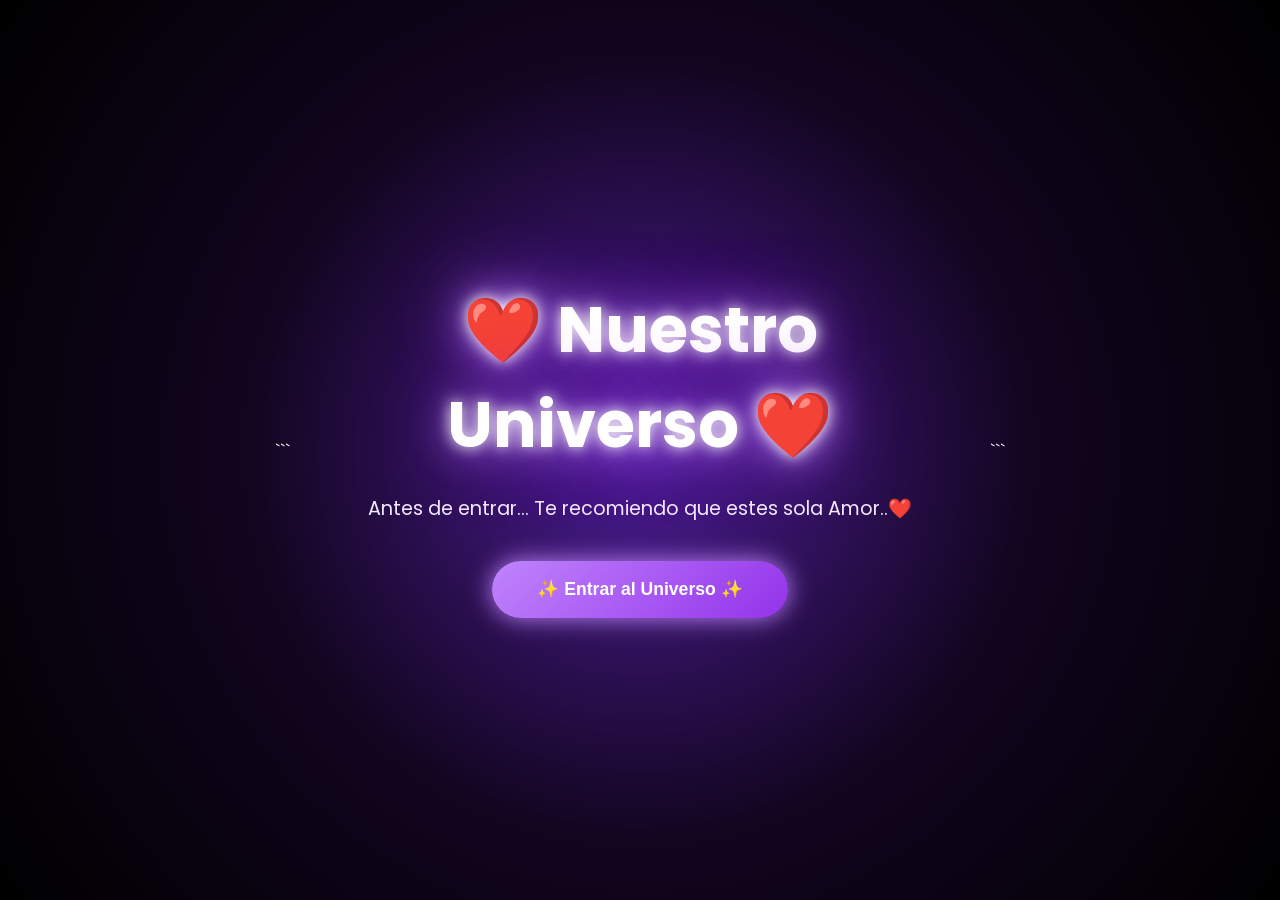
<file: index.html>
<!DOCTYPE html>

<html lang="es">

<head>

<meta charset="UTF-8">
<meta name="viewport" content="width=device-width, initial-scale=1.0">

<title>Nuestro Universo ❤️</title>

<link rel="preconnect" href="https://fonts.googleapis.com">
<link href="https://fonts.googleapis.com/css2?family=Poppins:wght@300;400;500;600;700&display=swap" rel="stylesheet">

<link rel="stylesheet" href="style.css">

</head>

<body>
<!-- PANTALLA DE BIENVENIDA -->

<div id="welcome">

```
<div class="welcome-content">

    <h1>❤️ Nuestro Universo ❤️</h1>

    <p>

        Antes de entrar...

        Te recomiendo que estes sola Amor..❤️
    </p>

    <button id="startBtn">

        ✨ Entrar al Universo ✨

    </button>

</div>
```

</div>

<!-- Fondo Galaxia -->

<div id="galaxy-container">

```
<canvas id="galaxy"></canvas>
```

</div>

<!-- Contenido Principal -->

<div class="universe">

```
<!-- Encabezado -->
<div class="hero">

    <h1>Tú y Yo 💜</h1>

    <p class="date">
        Desde el 04 de Junio de 2026
    </p>

</div>

<!-- Foto Central -->
<div class="center-system">

    <div class="glow-ring"></div>

    <div class="photo-container">

        <img
            src="amor.jpeg"
            alt="Nosotros"
            class="photo">

    </div>

    <h2></h2>

    <p class="subtitle">
        Una semana juntos
    </p>

</div>

<!-- Recuerdos -->
<div class="memories">

    <div class="memory memory-1">
        ❤️ Todo comenzó con un simple mensaje.
    </div>

    <div class="memory memory-2">
        🌙 Las noches se volvieron especiales contigo.
    </div>

    <div class="memory memory-4">
        🌹 Mi lugar favorito siempre será contigo.
    </div>

    <div class="memory memory-5">
        💫 Los mejores recuerdos apenas comienzan.
    </div>

    <div class="memory memory-6">
        💖 Gracias por existir en mi universo.
    </div>

</div>

<!-- Contador -->
<div class="counter">

    <span id="days">0</span>

    <p>Días construyendo nuestro universo ❤️</p>

</div>

<!-- Mensaje -->
<div class="love-message">

    <p>

        Desde el 04 de junio de 2026,
        cada día contigo se convirtió en mi lugar favorito.

        Cada estrella representa un recuerdo,
        cada órbita una emoción
        y cada instante contigo una razón para sonreír.

        Te amo ❤️

    </p>

</div>

<!-- Música -->
<div class="music-player">

    <audio id="music" loop>
    <source src="amor.mp3" type="audio/mpeg">
</audio>

</div>
```

</div>

<script src="script.js"></script>

</body>


</html>
</file>
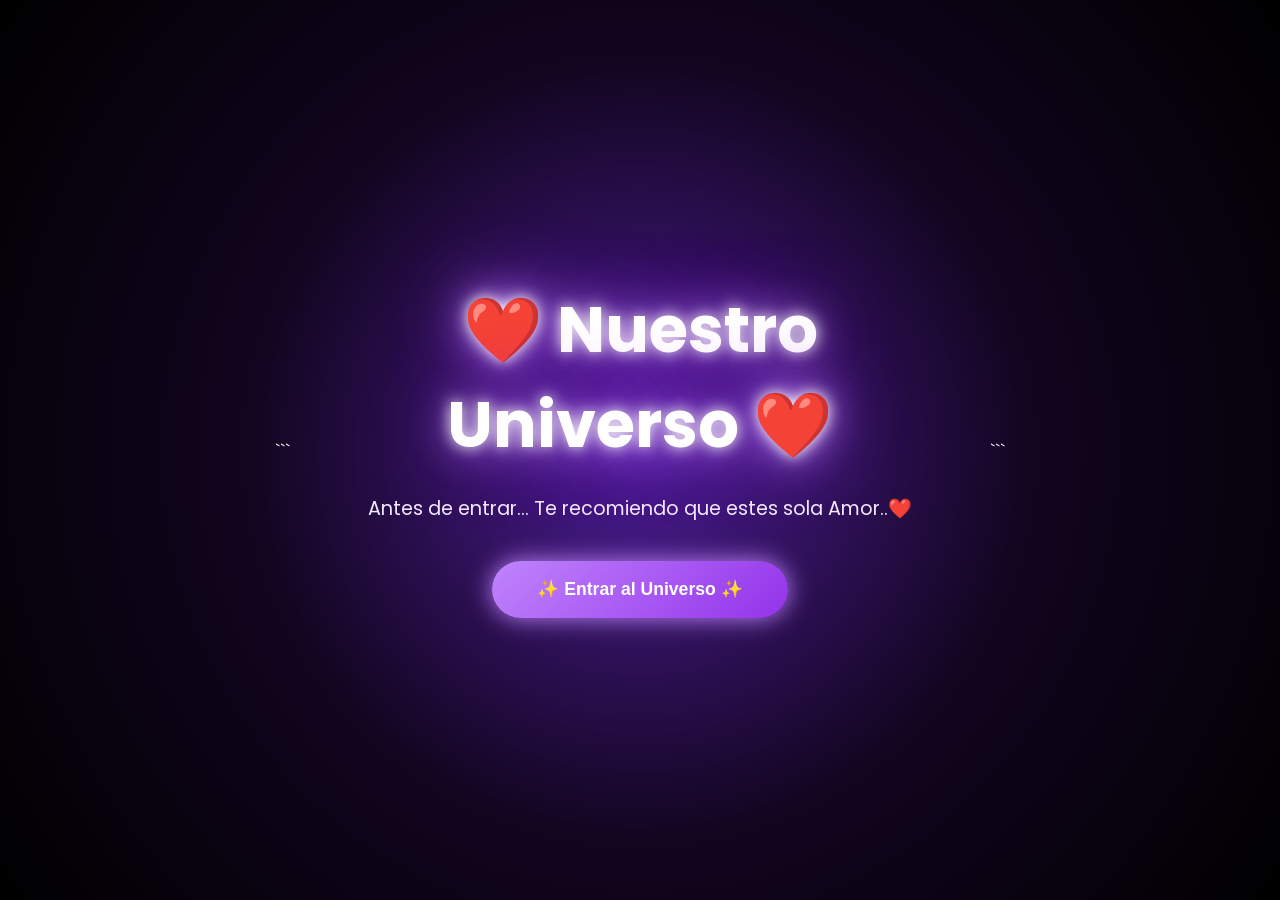
<file: amore.html>
<!DOCTYPE html>

<html lang="es">

<head>

<meta charset="UTF-8">
<meta name="viewport" content="width=device-width, initial-scale=1.0">

<title>Nuestro Universo ❤️</title>

<link rel="preconnect" href="https://fonts.googleapis.com">
<link href="https://fonts.googleapis.com/css2?family=Poppins:wght@300;400;500;600;700&display=swap" rel="stylesheet">

<link rel="stylesheet" href="style.css">

</head>

<body>
<!-- PANTALLA DE BIENVENIDA -->

<div id="welcome">

```
<div class="welcome-content">

    <h1>❤️ Nuestro Universo ❤️</h1>

    <p>

        Antes de entrar...

        Te recomiendo que estes sola Amor..❤️
    </p>

    <button id="startBtn">

        ✨ Entrar al Universo ✨

    </button>

</div>
```

</div>

<!-- Fondo Galaxia -->

<div id="galaxy-container">

```
<canvas id="galaxy"></canvas>
```

</div>

<!-- Contenido Principal -->

<div class="universe">

```
<!-- Encabezado -->
<div class="hero">

    <h1>Tú y Yo 💜</h1>

    <p class="date">
        Desde el 04 de Junio de 2026
    </p>

</div>

<!-- Foto Central -->
<div class="center-system">

    <div class="glow-ring"></div>

    <div class="photo-container">

        <img
            src="amor.jpeg"
            alt="Nosotros"
            class="photo">

    </div>

    <h2></h2>

    <p class="subtitle">
        Una semana juntos
    </p>

</div>

<!-- Recuerdos -->
<div class="memories">

    <div class="memory memory-1">
        ❤️ Todo comenzó con un simple mensaje.
    </div>

    <div class="memory memory-2">
        🌙 Las noches se volvieron especiales contigo.
    </div>

    <div class="memory memory-4">
        🌹 Mi lugar favorito siempre será contigo.
    </div>

    <div class="memory memory-5">
        💫 Los mejores recuerdos apenas comienzan.
    </div>

    <div class="memory memory-6">
        💖 Gracias por existir en mi universo.
    </div>

</div>

<!-- Contador -->
<div class="counter">

    <span id="days">0</span>


</div>

<!-- Mensaje -->
<div class="love-message">

    <p>

        Desde el 04 de junio de 2026,
        cada día contigo se convirtió en mi lugar favorito.

        Cada estrella representa un recuerdo,
        cada órbita una emoción
        y cada instante contigo una razón para sonreír.

        Te amo ❤️

    </p>

</div>

<!-- Música -->
<div class="music-player">

    <audio id="music" loop>
    <source src="amor.mp3" type="audio/mpeg">
</audio>

</div>
```

</div>

<script src="script.js"></script>

</body>


</html>
</file>
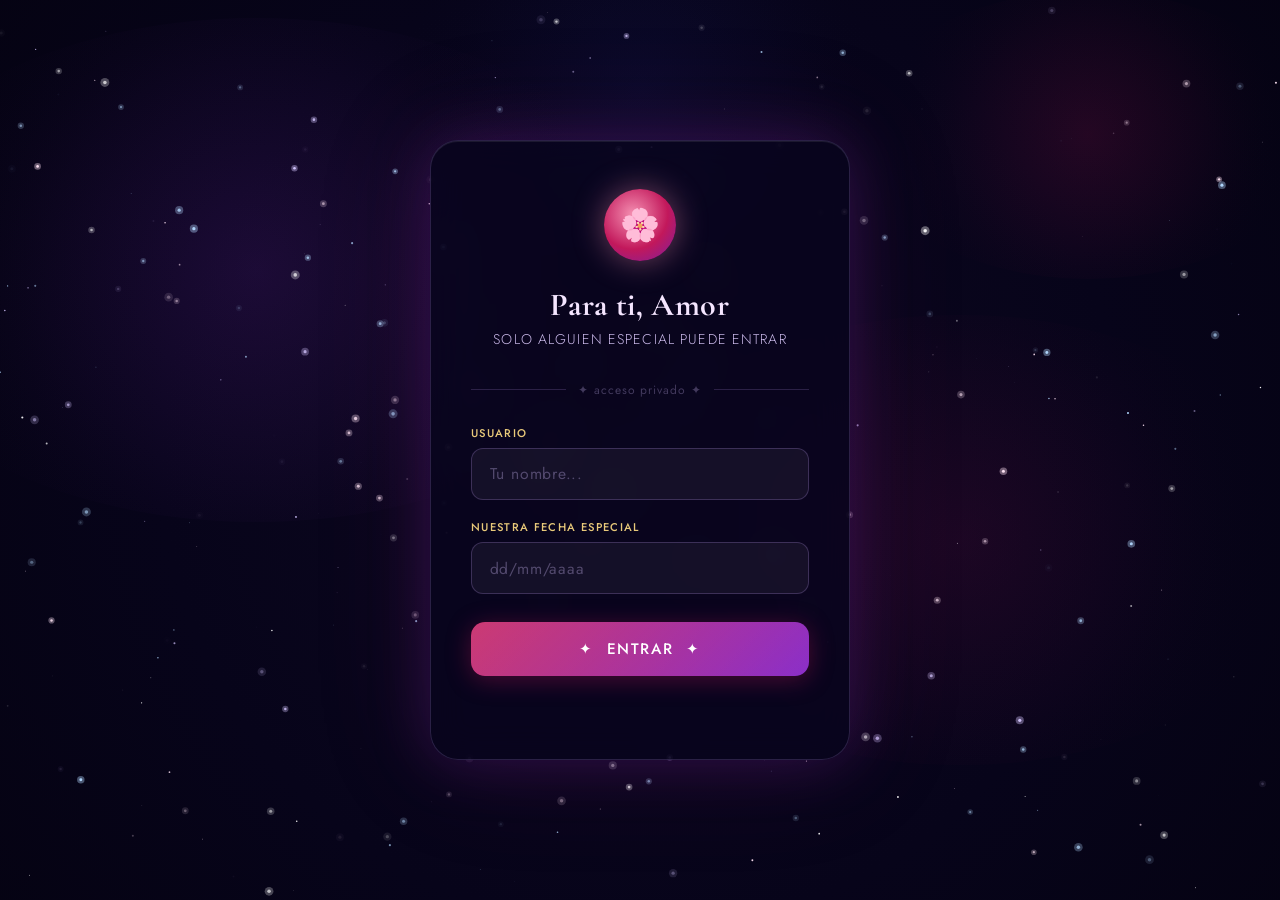
<file: guadalupe.html>
<!DOCTYPE html>
<html lang="es">
<head>
<meta charset="UTF-8">
<meta name="viewport" content="width=device-width, initial-scale=1.0">
<title>Para Guadalupe 🌸</title>
<link href="https://fonts.googleapis.com/css2?family=Cormorant+Garamond:ital,wght@0,400;0,600;0,700;1,400;1,600&family=Jost:wght@300;400;500&display=swap" rel="stylesheet">
<style>
*, *::before, *::after { margin: 0; padding: 0; box-sizing: border-box; }

:root {
  --galaxy-dark: #04020f;
  --galaxy-mid: #0d0820;
  --nebula-pink: #8b2fc9;
  --nebula-blue: #1a237e;
  --nebula-rose: #880e4f;
  --star-white: #ffffff;
  --gold: #c9a84c;
  --gold-light: #e8c97a;
  --text-main: #f5e6ff;
  --text-soft: #c9b8e8;
  --card-bg: rgba(255,255,255,0.04);
  --card-border: rgba(200,160,255,0.18);
  --pink-accent: #f48fb1;
  --pink-bright: #e91e8c;
}

html, body {
  min-height: 100%;
  font-family: 'Jost', sans-serif;
  background: var(--galaxy-dark);
  color: var(--text-main);
  overflow-x: hidden;
}

/* ─── GALAXY CANVAS ─── */
#galaxy-canvas {
  position: fixed;
  inset: 0;
  z-index: 0;
  pointer-events: none;
}

/* ─── PAGES ─── */
.page {
  position: relative;
  z-index: 1;
  min-height: 100vh;
  display: flex;
  align-items: center;
  justify-content: center;
  padding: 2rem 1rem;
}

#surprise-page { display: none; flex-direction: column; min-height: auto; padding: 3rem 1rem 4rem; }

/* ─── LOGIN CARD ─── */
.login-card {
  background: rgba(8, 4, 30, 0.75);
  border: 1px solid var(--card-border);
  border-radius: 28px;
  padding: 3rem 2.5rem;
  max-width: 420px;
  width: 100%;
  text-align: center;
  backdrop-filter: blur(18px);
  box-shadow: 0 0 60px rgba(139,47,201,0.25), 0 0 120px rgba(136,14,79,0.15), inset 0 1px 0 rgba(255,255,255,0.08);
  animation: cardIn 0.8s cubic-bezier(0.16,1,0.3,1) both;
}

@keyframes cardIn {
  from { opacity:0; transform: translateY(30px) scale(0.96); }
  to   { opacity:1; transform: translateY(0) scale(1); }
}

.login-emblem {
  width: 72px; height: 72px;
  border-radius: 50%;
  background: radial-gradient(circle at 40% 35%, #f48fb1, #c2185b 55%, #7b1fa2);
  display: flex; align-items: center; justify-content: center;
  font-size: 2rem;
  margin: 0 auto 1.5rem;
  box-shadow: 0 0 32px rgba(244,143,177,0.45);
  animation: pulse 3s ease-in-out infinite;
}
@keyframes pulse {
  0%,100% { box-shadow: 0 0 32px rgba(244,143,177,0.45); }
  50%      { box-shadow: 0 0 48px rgba(244,143,177,0.75); }
}

.login-title {
  font-family: 'Cormorant Garamond', serif;
  font-size: 2rem;
  font-weight: 700;
  color: var(--text-main);
  letter-spacing: 0.02em;
  margin-bottom: 0.3rem;
}
.login-subtitle {
  font-size: 0.88rem;
  color: var(--text-soft);
  font-weight: 300;
  letter-spacing: 0.08em;
  text-transform: uppercase;
  margin-bottom: 2rem;
}

.field-wrap { text-align: left; margin-bottom: 1.2rem; }
.field-label {
  display: block;
  font-size: 0.7rem;
  font-weight: 500;
  letter-spacing: 0.12em;
  text-transform: uppercase;
  color: var(--gold-light);
  margin-bottom: 0.45rem;
}
.field-input {
  width: 100%;
  padding: 0.85rem 1.1rem;
  background: rgba(255,255,255,0.05);
  border: 1px solid rgba(200,160,255,0.22);
  border-radius: 12px;
  font-size: 0.98rem;
  font-family: 'Jost', sans-serif;
  color: var(--text-main);
  outline: none;
  transition: border-color 0.25s, background 0.25s, box-shadow 0.25s;
  letter-spacing: 0.05em;
}
.field-input::placeholder { color: rgba(200,180,240,0.35); }
.field-input:focus {
  border-color: rgba(244,143,177,0.6);
  background: rgba(255,255,255,0.08);
  box-shadow: 0 0 0 3px rgba(244,143,177,0.12);
}

.login-btn {
  width: 100%;
  margin-top: 0.5rem;
  padding: 1rem;
  background: linear-gradient(135deg, #c2185b 0%, #8b2fc9 100%);
  color: white;
  border: none;
  border-radius: 14px;
  font-family: 'Jost', sans-serif;
  font-size: 0.95rem;
  font-weight: 500;
  letter-spacing: 0.1em;
  text-transform: uppercase;
  cursor: pointer;
  transition: opacity 0.2s, transform 0.15s, box-shadow 0.2s;
  box-shadow: 0 4px 24px rgba(194,24,91,0.35);
  position: relative; overflow: hidden;
}
.login-btn::after {
  content: '';
  position: absolute; inset: 0;
  background: linear-gradient(135deg, rgba(255,255,255,0.15), transparent);
  border-radius: 14px;
}
.login-btn:hover { opacity: 0.9; box-shadow: 0 6px 32px rgba(194,24,91,0.5); }
.login-btn:active { transform: scale(0.98); }

.error-msg {
  min-height: 1.3rem;
  margin-top: 0.9rem;
  font-size: 0.83rem;
  color: #f48fb1;
  font-style: italic;
  letter-spacing: 0.03em;
}

/* divider */
.divider {
  display: flex; align-items: center; gap: 0.75rem;
  margin: 1.6rem 0;
  color: rgba(200,180,240,0.3);
  font-size: 0.75rem; letter-spacing: 0.08em;
}
.divider::before, .divider::after {
  content: ''; flex: 1;
  height: 1px; background: rgba(200,160,255,0.18);
}

/* ─── SURPRISE PAGE ─── */
.surprise-header {
  text-align: center;
  padding: 1rem 0 0.5rem;
  animation: fadeUp 0.9s ease both;
}
.surprise-eyebrow {
  font-size: 0.75rem;
  letter-spacing: 0.2em;
  text-transform: uppercase;
  color: var(--gold);
  margin-bottom: 0.6rem;
}
.surprise-title {
  font-family: 'Cormorant Garamond', serif;
  font-size: clamp(2rem, 5vw, 3.2rem);
  font-weight: 700;
  color: var(--text-main);
  line-height: 1.15;
  margin-bottom: 0.5rem;
}
.surprise-sub {
  font-size: 0.95rem;
  color: var(--text-soft);
  font-weight: 300;
  letter-spacing: 0.04em;
}

@keyframes fadeUp {
  from { opacity:0; transform: translateY(24px); }
  to   { opacity:1; transform: translateY(0); }
}

/* ─── FLOWERS GRID ─── */
.flowers-grid {
  display: flex;
  gap: 1.25rem;
  justify-content: center;
  flex-wrap: wrap;
  margin: 2.5rem auto;
  max-width: 860px;
  width: 100%;
}

.flower-card {
  background: rgba(8, 4, 30, 0.65);
  border: 1px solid var(--card-border);
  border-radius: 22px;
  padding: 1.8rem 1.2rem 1.4rem;
  flex: 1; min-width: 190px; max-width: 240px;
  text-align: center;
  backdrop-filter: blur(14px);
  box-shadow: 0 0 40px rgba(139,47,201,0.12), inset 0 1px 0 rgba(255,255,255,0.06);
  animation: fadeUp 0.9s ease both;
  transition: transform 0.3s, box-shadow 0.3s;
}
.flower-card:hover {
  transform: translateY(-6px);
  box-shadow: 0 0 60px rgba(244,143,177,0.22), 0 0 120px rgba(139,47,201,0.15);
}
.flower-card:nth-child(2) { animation-delay: 0.15s; }
.flower-card:nth-child(3) { animation-delay: 0.3s; }

.flower-stage {
  width: 100%;
  height: 160px;
  display: block;
  overflow: visible;
}

.flower-name {
  font-family: 'Cormorant Garamond', serif;
  font-size: 1.3rem;
  font-weight: 600;
  color: var(--text-main);
  margin-top: 0.6rem;
  margin-bottom: 0.25rem;
}
.flower-meaning {
  font-size: 0.8rem;
  color: var(--text-soft);
  font-weight: 300;
  letter-spacing: 0.04em;
  font-style: italic;
  line-height: 1.5;
}

/* ─── LETTER ─── */
.letter-wrap {
  max-width: 640px;
  margin: 0.5rem auto 0;
  width: 100%;
  animation: fadeUp 1s 0.35s ease both;
}
.letter-card {
  background: rgba(8, 4, 30, 0.70);
  border: 1px solid var(--card-border);
  border-radius: 24px;
  padding: 2.8rem 2.5rem;
  backdrop-filter: blur(18px);
  box-shadow: 0 0 60px rgba(139,47,201,0.18), inset 0 1px 0 rgba(255,255,255,0.07);
  position: relative;
}
.letter-card::before {
  content: '';
  position: absolute; top: 0; left: 0; right: 0; height: 1px;
  background: linear-gradient(90deg, transparent, rgba(244,143,177,0.5), transparent);
  border-radius: 24px 24px 0 0;
}

.letter-top-deco {
  display: flex; align-items: center; gap: 0.75rem;
  margin-bottom: 1.8rem;
}
.letter-top-deco-line {
  flex: 1; height: 1px;
  background: linear-gradient(90deg, transparent, rgba(200,160,255,0.3));
}
.letter-top-deco-line.right {
  background: linear-gradient(90deg, rgba(200,160,255,0.3), transparent);
}
.letter-deco-icon {
  color: var(--gold);
  font-size: 1.1rem;
}

.letter-greeting {
  font-family: 'Cormorant Garamond', serif;
  font-size: 1.45rem;
  font-weight: 600;
  font-style: italic;
  color: var(--pink-accent);
  margin-bottom: 1.4rem;
}
.letter-body {
  font-size: 0.97rem;
  color: var(--text-soft);
  line-height: 2;
  font-weight: 300;
}
.letter-body p { margin-bottom: 1.1rem; }
.letter-body strong { color: var(--text-main); font-weight: 500; }

.letter-signature {
  margin-top: 1.8rem;
  text-align: right;
  font-family: 'Cormorant Garamond', serif;
  font-size: 1.2rem;
  font-style: italic;
  color: var(--gold-light);
}

/* ─── PHOTO SECTION ─── */
.photo-wrap {
  max-width: 640px;
  margin: 2rem auto 0;
  width: 100%;
  animation: fadeUp 0.9s 0.1s ease both;
}
.photo-card {
  background: rgba(8, 4, 30, 0.70);
  border: 1px solid var(--card-border);
  border-radius: 24px;
  padding: 1.6rem;
  backdrop-filter: blur(18px);
  box-shadow: 0 0 60px rgba(139,47,201,0.18), inset 0 1px 0 rgba(255,255,255,0.07);
  text-align: center;
  position: relative;
  overflow: hidden;
}
.photo-card::before {
  content: '';
  position: absolute; top: 0; left: 0; right: 0; height: 1px;
  background: linear-gradient(90deg, transparent, rgba(244,143,177,0.5), transparent);
}
.photo-label {
  font-size: 0.7rem;
  letter-spacing: 0.18em;
  text-transform: uppercase;
  color: var(--gold);
  margin-bottom: 1.1rem;
  display: flex; align-items: center; gap: 0.6rem; justify-content: center;
}
.photo-label::before, .photo-label::after {
  content: ''; flex: 1; max-width: 60px;
  height: 1px; background: rgba(200,160,255,0.25);
}
.photo-img {
  width: 100%;
  max-width: 420px;
  max-height: 380px;
  object-fit: cover;
  border-radius: 16px;
  border: 1px solid rgba(244,143,177,0.25);
  box-shadow: 0 0 40px rgba(244,143,177,0.18), 0 0 80px rgba(139,47,201,0.12);
  display: block;
  margin: 0 auto;
  transition: transform 0.4s ease, box-shadow 0.4s ease;
}
.photo-img:hover {
  transform: scale(1.02);
  box-shadow: 0 0 60px rgba(244,143,177,0.32), 0 0 100px rgba(139,47,201,0.2);
}
.photo-caption {
  margin-top: 1rem;
  font-family: 'Cormorant Garamond', serif;
  font-size: 1rem;
  font-style: italic;
  color: var(--text-soft);
  letter-spacing: 0.03em;
}

/* ─── MUSIC PLAYER ─── */
.music-player {
  position: fixed;
  bottom: 1.5rem;
  right: 1.5rem;
  z-index: 100;
  display: none;
}
.music-btn {
  width: 56px; height: 56px;
  border-radius: 50%;
  background: linear-gradient(135deg, #c2185b, #8b2fc9);
  border: 1px solid rgba(244,143,177,0.35);
  color: white;
  font-size: 1.4rem;
  cursor: pointer;
  display: flex; align-items: center; justify-content: center;
  box-shadow: 0 0 24px rgba(194,24,91,0.45), 0 0 48px rgba(139,47,201,0.25);
  transition: transform 0.2s, box-shadow 0.2s;
  animation: pulse 3s ease-in-out infinite;
  position: relative;
}
.music-btn:hover { transform: scale(1.1); box-shadow: 0 0 36px rgba(194,24,91,0.65); }
.music-btn:active { transform: scale(0.95); }

.music-tooltip {
  position: absolute;
  bottom: 64px; right: 0;
  background: rgba(8,4,30,0.92);
  border: 1px solid var(--card-border);
  border-radius: 14px;
  padding: 0.6rem 1rem;
  font-size: 0.78rem;
  color: var(--text-soft);
  white-space: nowrap;
  backdrop-filter: blur(12px);
  pointer-events: none;
  opacity: 0;
  transform: translateY(6px);
  transition: opacity 0.25s, transform 0.25s;
}
.music-player:hover .music-tooltip { opacity: 1; transform: translateY(0); }

.music-wave {
  display: flex; align-items: center; gap: 3px;
  position: absolute; bottom: -2px; left: 50%; transform: translateX(-50%);
}
.music-wave span {
  display: block; width: 3px; border-radius: 2px;
  background: rgba(255,255,255,0.7);
  animation: wave 1s ease-in-out infinite;
}
.music-wave span:nth-child(1) { height: 6px; animation-delay: 0s; }
.music-wave span:nth-child(2) { height: 10px; animation-delay: 0.15s; }
.music-wave span:nth-child(3) { height: 7px; animation-delay: 0.3s; }
@keyframes wave {
  0%,100% { transform: scaleY(0.5); opacity: 0.5; }
  50%      { transform: scaleY(1.4); opacity: 1; }
}
.music-wave.paused span { animation-play-state: paused; }

/* ─── PETALS FALL ─── */
.petal-fall {
  position: fixed;
  top: -40px;
  font-size: 1.3rem;
  z-index: 999;
  pointer-events: none;
  animation: petalFall linear forwards;
}
@keyframes petalFall {
  to { transform: translateY(110vh) rotate(720deg); opacity: 0; }
}

/* ─── RESPONSIVE ─── */
@media (max-width: 520px) {
  .login-card { padding: 2rem 1.4rem; }
  .letter-card { padding: 2rem 1.4rem; }
  .flowers-grid { gap: 0.9rem; }
  .flower-card { min-width: 150px; }
}
</style>
</head>
<body>

<canvas id="galaxy-canvas"></canvas>

<!-- ══════════ LOGIN ══════════ -->
<div class="page" id="login-page">
  <div class="login-card">
    <div class="login-emblem">🌸</div>
    <h1 class="login-title">Para ti, Amor</h1>
    <p class="login-subtitle">Solo alguien especial puede entrar</p>

    <div class="divider">✦ acceso privado ✦</div>

    <div class="field-wrap">
      <label class="field-label" for="user-input">Usuario</label>
      <input class="field-input" id="user-input" type="text" placeholder="Tu nombre..." autocomplete="off" spellcheck="false"/>
    </div>

    <div class="field-wrap">
      <label class="field-label" for="date-input">Nuestra fecha especial</label>
      <input class="field-input" id="date-input" type="text" placeholder="dd/mm/aaaa" maxlength="10" autocomplete="off"/>
    </div>

    <button class="login-btn" onclick="tryLogin()">✦ &nbsp;Entrar &nbsp;✦</button>
    <p class="error-msg" id="error-msg"></p>
  </div>
</div>

<!-- ══════════ SORPRESA ══════════ -->
<div class="page" id="surprise-page">

  <div class="surprise-header">
    <p class="surprise-eyebrow">✦ &nbsp; solo para ti &nbsp; ✦</p>
    <h2 class="surprise-title">Para ti Amor,<br>con todo mi corazón</h2>
    <p class="surprise-sub">Estas flores son tan únicas como tú</p>
  </div>

  <div class="flowers-grid">

    <!-- Margarita -->
    <div class="flower-card">
      <svg class="flower-stage" viewBox="0 0 120 160" xmlns="http://www.w3.org/2000/svg">
        <g id="margarita" style="transform-origin:60px 155px; transform:scaleY(0)">
          <!-- tallo -->
          <line x1="60" y1="155" x2="60" y2="95" stroke="#4caf81" stroke-width="3.5" stroke-linecap="round"/>
          <path d="M60 135 Q46 128 43 118" fill="none" stroke="#4caf81" stroke-width="2.5" stroke-linecap="round"/>
          <ellipse cx="38" cy="115" rx="12" ry="6.5" fill="#66bb6a" transform="rotate(-28 38 115)"/>
          <!-- pétalos -->
          <g transform="translate(60,66)">
            <ellipse cx="0" cy="-29" rx="7.5" ry="17" fill="#fff" stroke="#e0dde8" stroke-width="0.8" opacity="0.95"/>
            <ellipse cx="0" cy="-29" rx="7.5" ry="17" fill="#fff" stroke="#e0dde8" stroke-width="0.8" opacity="0.95" transform="rotate(45)"/>
            <ellipse cx="0" cy="-29" rx="7.5" ry="17" fill="#fff" stroke="#e0dde8" stroke-width="0.8" opacity="0.95" transform="rotate(90)"/>
            <ellipse cx="0" cy="-29" rx="7.5" ry="17" fill="#fff" stroke="#e0dde8" stroke-width="0.8" opacity="0.95" transform="rotate(135)"/>
            <ellipse cx="0" cy="-29" rx="7.5" ry="17" fill="#fff" stroke="#e0dde8" stroke-width="0.8" opacity="0.95" transform="rotate(180)"/>
            <ellipse cx="0" cy="-29" rx="7.5" ry="17" fill="#fff" stroke="#e0dde8" stroke-width="0.8" opacity="0.95" transform="rotate(225)"/>
            <ellipse cx="0" cy="-29" rx="7.5" ry="17" fill="#fff" stroke="#e0dde8" stroke-width="0.8" opacity="0.95" transform="rotate(270)"/>
            <ellipse cx="0" cy="-29" rx="7.5" ry="17" fill="#fff" stroke="#e0dde8" stroke-width="0.8" opacity="0.95" transform="rotate(315)"/>
            <!-- centro -->
            <circle cx="0" cy="0" r="14" fill="#f9c22e"/>
            <circle cx="0" cy="0" r="11" fill="#f5a623"/>
            <circle cx="-3.5" cy="-3.5" r="2" fill="#c97a10"/>
            <circle cx="3.5" cy="-3.5" r="2" fill="#c97a10"/>
            <circle cx="0" cy="4" r="2" fill="#c97a10"/>
            <circle cx="-4" cy="2" r="1.4" fill="#e08c15"/>
            <circle cx="4" cy="2" r="1.4" fill="#e08c15"/>
          </g>
        </g>
      </svg>
      <p class="flower-name">Margarita</p>
      <p class="flower-meaning">Inocencia y amor verdadero</p>
    </div>

    <!-- Tulipán -->
    <div class="flower-card">
      <svg class="flower-stage" viewBox="0 0 120 160" xmlns="http://www.w3.org/2000/svg">
        <g id="tulipan" style="transform-origin:60px 155px; transform:scaleY(0)">
          <!-- tallo -->
          <path d="M60 155 Q57 120 60 85" fill="none" stroke="#4caf81" stroke-width="3.5" stroke-linecap="round"/>
          <path d="M60 130 Q45 122 41 110" fill="none" stroke="#4caf81" stroke-width="2.5" stroke-linecap="round"/>
          <ellipse cx="36" cy="107" rx="13" ry="6.5" fill="#66bb6a" transform="rotate(-22 36 107)"/>
          <path d="M60 118 Q75 110 79 99" fill="none" stroke="#4caf81" stroke-width="2" stroke-linecap="round"/>
          <ellipse cx="83" cy="96" rx="10" ry="5.5" fill="#66bb6a" transform="rotate(18 83 96)"/>
          <!-- corola tulipán -->
          <path d="M60 84 Q44 73 44 54 Q44 36 60 28 Q76 36 76 54 Q76 73 60 84Z" fill="#e91e8c"/>
          <!-- pétalos laterales exteriores -->
          <path d="M55 82 Q38 75 36 55 Q36 38 48 34" fill="#f06292" opacity="0.82"/>
          <path d="M65 82 Q82 75 84 55 Q84 38 72 34" fill="#f06292" opacity="0.82"/>
          <!-- venas internas -->
          <path d="M57 32 Q55 48 57 60" fill="none" stroke="rgba(255,255,255,0.35)" stroke-width="1.8" stroke-linecap="round"/>
          <path d="M63 32 Q65 48 63 60" fill="none" stroke="rgba(255,255,255,0.2)" stroke-width="1.2" stroke-linecap="round"/>
          <!-- brillo -->
          <ellipse cx="52" cy="44" rx="4" ry="8" fill="rgba(255,255,255,0.18)" transform="rotate(-10 52 44)"/>
        </g>
      </svg>
      <p class="flower-name">Tulipán</p>
      <p class="flower-meaning">Amor perfecto e irrepetible</p>
    </div>

    <!-- Loto -->
    <div class="flower-card">
      <svg class="flower-stage" viewBox="0 0 120 160" xmlns="http://www.w3.org/2000/svg">
        <g id="loto" style="transform-origin:60px 155px; transform:scaleY(0)">
          <!-- agua reflejo -->
          <ellipse cx="60" cy="148" rx="50" ry="10" fill="#1a237e" opacity="0.45"/>
          <path d="M10 148 Q60 142 110 148" fill="none" stroke="#5c6bc0" stroke-width="1.2" opacity="0.6"/>
          <!-- tallo -->
          <line x1="60" y1="148" x2="60" y2="108" stroke="#4caf81" stroke-width="3.5" stroke-linecap="round"/>
          <!-- hojas acuáticas -->
          <ellipse cx="32" cy="134" rx="24" ry="11" fill="#388e3c" opacity="0.8" transform="rotate(-15 32 134)"/>
          <path d="M32 134 Q32 128 38 128" fill="none" stroke="#2e7d32" stroke-width="1" opacity="0.6"/>
          <ellipse cx="88" cy="134" rx="24" ry="11" fill="#388e3c" opacity="0.8" transform="rotate(15 88 134)"/>
          <!-- pétalos externos loto -->
          <path d="M60 108 Q40 104 38 86 Q38 68 56 64" fill="#f48fb1" opacity="0.75"/>
          <path d="M60 108 Q80 104 82 86 Q82 68 64 64" fill="#f48fb1" opacity="0.75"/>
          <!-- pétalos medios -->
          <path d="M60 106 Q42 100 42 82 Q42 64 60 58 Q78 64 78 82 Q78 100 60 106Z" fill="#e91e8c" opacity="0.9"/>
          <!-- pétalos internos -->
          <path d="M60 102 Q49 94 50 78 Q54 63 60 60" fill="#f8bbd0" opacity="0.95"/>
          <path d="M60 102 Q71 94 70 78 Q66 63 60 60" fill="#f8bbd0" opacity="0.95"/>
          <!-- pétalo central -->
          <path d="M60 98 Q57 84 60 68 Q63 84 60 98Z" fill="white" opacity="0.55"/>
          <!-- estambre centro -->
          <circle cx="60" cy="80" r="11" fill="#f9c22e"/>
          <circle cx="60" cy="80" r="8" fill="#f5a623"/>
          <circle cx="60" cy="80" r="4.5" fill="#bf8a1a"/>
          <!-- puntitos estambre -->
          <circle cx="56" cy="77" r="1.5" fill="#fff59d" opacity="0.8"/>
          <circle cx="64" cy="77" r="1.5" fill="#fff59d" opacity="0.8"/>
          <circle cx="60" cy="85" r="1.5" fill="#fff59d" opacity="0.8"/>
        </g>
      </svg>
      <p class="flower-name">Loto</p>
      <p class="flower-meaning">Pureza y nuevos comienzos juntos</p>
    </div>

  </div>

  <!-- FOTO -->
  <div class="photo-wrap">
    <div class="photo-card">
      <p class="photo-label">✦ nosotros ✦</p>
      <img class="photo-img" src="amor.jpeg" alt="Nuestra foto especial" onerror="this.style.display='none';this.nextElementSibling.style.display='block'"/>
      <div style="display:none;padding:2rem;color:var(--text-soft);font-style:italic;font-size:0.9rem;">
        📷 Coloca <strong style="color:var(--gold-light)">amor.jpg</strong> en la misma carpeta que este archivo
      </div>
      <p class="photo-caption">Cada momento contigo es mi lugar favorito en el universo</p>
    </div>
  </div>

  <!-- CARTA -->

  <div class="letter-wrap">
    <div class="letter-card">
      <div class="letter-top-deco">
        <div class="letter-top-deco-line"></div>
        <span class="letter-deco-icon">✦ 💌 ✦</span>
        <div class="letter-top-deco-line right"></div>
      </div>

      <p class="letter-greeting">Guadalupe, amor mío,</p>
      <div class="letter-body">
        <p><strong>Quiero pedirte perdón de corazón</strong> por lo que te dije. Fue un malentendido.</p>

<p><strong>Nunca sería mi intención hacerte sentir así.</strong></p>
<p><strong>Reconozco que me expresé mal.</strong> A veces me cuesta poner en palabras lo que mi corazón siente. Me duele mucho saber que mis palabras te causaron tristeza o confusión.</p>
<p>No te pido que olvides. Solo te pido que me des la <strong>oportunidad de demostrarte con acciones</strong>, día a día, lo importante que eres para mí y lo mucho que te valoro.</p>

<p><strong>Quiero agradecerte por cada momento que hemos vivido juntos.</strong> Gracias por tu risa que alegra mis días, por tu paciencia cuando me equivoco, por tu abrazo que me calma, y por <strong>enseñarme lo que es amar de verdad</strong>. Cada día a tu lado me hace ser mejor persona y me recuerda lo afortunado que soy de tenerte.</p>


<p>Quiero que conozcas a mi familia porque <strong>sueño con que seas parte de mi vida</strong>, de la forma correcta, con respeto, admiración y amor.</p>

<p><strong>Perdóname, amor.</strong> Te lo pido con toda mi sinceridad.</p>
      </div>
      <p class="letter-signature">Con todo mi amor, siempre tuyo 🌸</p>
    </div>
  </div>

</div>

<!-- MÚSICA -->
<audio id="bgMusic" loop>
  <source src="amor.mp3" type="audio/mpeg">
</audio>

<div class="music-player" id="musicPlayer">
  <div class="music-tooltip">Love Story 🎵</div>
  <button class="music-btn" id="musicBtn" onclick="toggleMusic()" title="Música">
    <span id="musicIcon">♪</span>
    <div class="music-wave paused" id="musicWave">
      <span></span><span></span><span></span>
    </div>
  </button>
</div>
<script>


/* ══════════ GALAXY CANVAS ══════════ */
(function(){
  const canvas = document.getElementById('galaxy-canvas');
  const ctx = canvas.getContext('2d');
  let W, H, stars = [], nebulas = [];

  function resize(){
    W = canvas.width = window.innerWidth;
    H = canvas.height = window.innerHeight;
  }

  function initStars(){
    stars = [];
    for(let i=0;i<320;i++){
      stars.push({
        x: Math.random()*W, y: Math.random()*H,
        r: Math.random()*1.6+0.2,
        a: Math.random(), da: (Math.random()*0.004+0.001)*(Math.random()<0.5?1:-1),
        color: ['#ffffff','#ffe4f5','#d4c5ff','#b3d9ff'][Math.floor(Math.random()*4)]
      });
    }
    nebulas = [
      {x:W*0.2, y:H*0.3, rx:W*0.32, ry:H*0.28, c:'#8b2fc9', a:0.07},
      {x:W*0.75, y:H*0.6, rx:W*0.28, ry:H*0.25, c:'#880e4f', a:0.06},
      {x:W*0.5, y:H*0.1, rx:W*0.22, ry:H*0.18, c:'#1a237e', a:0.08},
      {x:W*0.85, y:H*0.15, rx:W*0.18, ry:H*0.16, c:'#c2185b', a:0.05},
    ];
  }

  function drawNebula(n){
    const grad = ctx.createRadialGradient(n.x,n.y,0, n.x,n.y, Math.max(n.rx,n.ry));
    grad.addColorStop(0, n.c+'30');
    grad.addColorStop(0.5, n.c+'12');
    grad.addColorStop(1, 'transparent');
    ctx.save();
    ctx.scale(n.rx/Math.max(n.rx,n.ry), n.ry/Math.max(n.rx,n.ry));
    const ratio = Math.max(n.rx,n.ry);
    ctx.beginPath();
    ctx.arc(n.x*(Math.max(n.rx,n.ry)/n.rx), n.y*(Math.max(n.rx,n.ry)/n.ry), ratio, 0, Math.PI*2);
    ctx.restore();
    ctx.save();
    ctx.globalAlpha = 1;
    const g2 = ctx.createRadialGradient(n.x,n.y,0, n.x,n.y, Math.max(n.rx,n.ry)*0.9);
    g2.addColorStop(0, n.c+'28');
    g2.addColorStop(0.6, n.c+'0a');
    g2.addColorStop(1, 'transparent');
    ctx.beginPath();
    ctx.ellipse(n.x, n.y, n.rx, n.ry, 0, 0, Math.PI*2);
    ctx.fillStyle = g2;
    ctx.fill();
    ctx.restore();
  }

  function draw(){
    ctx.clearRect(0,0,W,H);
    /* deep space bg */
    const bg = ctx.createRadialGradient(W/2,H/2,0, W/2,H/2,Math.max(W,H)*0.75);
    bg.addColorStop(0,'#0d0820'); bg.addColorStop(0.5,'#07041a'); bg.addColorStop(1,'#04020f');
    ctx.fillStyle = bg; ctx.fillRect(0,0,W,H);
    /* nebulas */
    nebulas.forEach(drawNebula);
    /* stars */
    stars.forEach(s=>{
      s.a += s.da;
      if(s.a>1||s.a<0.1) s.da*=-1;
      ctx.beginPath();
      ctx.arc(s.x, s.y, s.r, 0, Math.PI*2);
      ctx.fillStyle = s.color;
      ctx.globalAlpha = s.a;
      ctx.fill();
      if(s.r>1.1){
        ctx.globalAlpha = s.a*0.4;
        ctx.beginPath();
        ctx.arc(s.x, s.y, s.r*2.5, 0, Math.PI*2);
        ctx.fillStyle = s.color;
        ctx.fill();
      }
      ctx.globalAlpha = 1;
    });
    requestAnimationFrame(draw);
  }

  resize(); initStars(); draw();
  window.addEventListener('resize', ()=>{ resize(); initStars(); });
})();

/* ══════════ DATE FORMAT ══════════ */
document.getElementById('date-input').addEventListener('input', function(e){
  let v = e.target.value.replace(/\D/g,'');
  if(v.length>2) v = v.slice(0,2)+'/'+v.slice(2);
  if(v.length>5) v = v.slice(0,5)+'/'+v.slice(5);
  if(v.length>10) v = v.slice(0,10);
  e.target.value = v;
});
document.getElementById('date-input').addEventListener('keypress', e=>{ if(e.key==='Enter') tryLogin(); });
document.getElementById('user-input').addEventListener('keypress', e=>{ if(e.key==='Enter') document.getElementById('date-input').focus(); });

/* ══════════ LOGIN ══════════ */
function tryLogin(){
  const user = document.getElementById('user-input').value.trim().toLowerCase();
  const date = document.getElementById('date-input').value.trim();
  const err  = document.getElementById('error-msg');

  if(user==='guadalupe' && date==='04/06/2026'){
    document.getElementById('login-page').style.display  = 'none';
    document.getElementById('surprise-page').style.display = 'flex';
    document.getElementById('musicPlayer').style.display = 'block';
    setTimeout(growFlowers, 400);
    setTimeout(launchPetals, 900);
    setTimeout(startMusic, 600);
  } else if(!user||!date){
    err.textContent = '✦ Por favor llena los dos campos ✦';
  } else {
    err.textContent = '✦ Hmm… ¿lo recuerdas bien? Inténtalo de nuevo 💕';
    const di = document.getElementById('date-input');
    di.style.borderColor='rgba(244,143,177,0.8)';
    di.style.boxShadow='0 0 0 3px rgba(244,143,177,0.18)';
    setTimeout(()=>{ di.style.borderColor=''; di.style.boxShadow=''; err.textContent=''; }, 2400);
  }
}

/* ══════════ GROW FLOWERS ══════════ */
function growFlowers(){
  const ids = ['margarita','tulipan','loto'];
  const delays = [0, 220, 440];
  ids.forEach((id, i)=>{
    const el = document.getElementById(id);
    if(!el) return;
    setTimeout(()=>{
      el.style.transition = 'transform 1.4s cubic-bezier(0.16,1,0.3,1)';
      el.style.transform  = 'scaleY(1)';
    }, delays[i]);
  });
}

/* ══════════ PETALS ══════════ */
function launchPetals(){
  const p = ['🌸','🌺','🌼','💮','🌷','✨','💫'];
  for(let i=0;i<20;i++){
    setTimeout(()=>{
      const el = document.createElement('div');
      el.className = 'petal-fall';
      const dur = 3.5 + Math.random()*3;
      el.style.cssText = `left:${Math.random()*100}%;font-size:${1+Math.random()*0.8}rem;animation-duration:${dur}s;`;
      el.textContent = p[Math.floor(Math.random()*p.length)];
      document.body.appendChild(el);
      el.addEventListener('animationend', ()=> el.remove());
    }, i * 140);
  }
}
/* ══════════ MUSIC ══════════ */
let playing = false;

function startMusic(){
  const audio = document.getElementById('bgMusic');
  audio.volume = 0;
  audio.play().then(()=>{
    playing = true;
    updateMusicUI();
    let v = 0;
    const fade = setInterval(()=>{
      v = Math.min(v + 0.04, 0.75);
      audio.volume = v;
      if(v >= 0.75) clearInterval(fade);
    }, 100);
  }).catch(()=>{});
}

function toggleMusic(){
  const audio = document.getElementById('bgMusic');
  if(playing){
    audio.pause();
    playing = false;
  } else {
    audio.play().catch(()=>{});
    playing = true;
  }
  updateMusicUI();
}

function updateMusicUI(){
  document.getElementById('musicIcon').textContent = playing ? '♫' : '♪';
  const wave = document.getElementById('musicWave');
  wave.classList.toggle('paused', !playing);
}
</script>
</body>
</html>
</file>
<file: style.css>
/* ===================================
RESET
=================================== */

*{
margin:0;
padding:0;
box-sizing:border-box;
}

html,
body{
width:100%;
height:100%;
overflow:hidden;
font-family:'Poppins',sans-serif;
}

/* ===================================
FONDO
=================================== */

body{

background:
radial-gradient(circle at center,
#4c1d95 0%,
#12051f 25%,
#06010d 55%,
#000000 100%);

color:white;

}

/* ===================================
CANVAS GALAXIA
=================================== */

#galaxy-container{

position:fixed;
inset:0;
z-index:-10;

}

#galaxy{

width:100%;
height:100%;
display:block;


}

/* ===================================
CONTENEDOR PRINCIPAL
=================================== */

.universe{

position:relative;
width:100%;
height:100vh;

display:flex;
flex-direction:column;
align-items:center;

}

/* ===================================
TITULO
=================================== */

.hero{


text-align:center;
margin-top:40px;

z-index:50;

}

.hero h1{

font-size:4rem;
font-weight:700;

text-shadow:
0 0 10px #ffffff,
0 0 25px #c084fc,
0 0 50px #9333ea;

}

.date{

margin-top:15px;

font-size:1.2rem;

color:#e9d5ff;

letter-spacing:1px;

}

/* ===================================
FOTO CENTRAL
=================================== */

.center-system{

position:absolute;

top:50%;
left:50%;

transform:translate(-50%,-50%);

text-align:center;

}

/* ===================================
GLOW
=================================== */

.glow-ring{

position:absolute;

width:450px;
height:450px;

border-radius:50%;

left:50%;
top:50%;

transform:
translate(-50%,-50%);

background:
radial-gradient(circle,
rgba(192,132,252,.65),
rgba(147,51,234,.25),
transparent 70%);

filter:blur(30px);

animation:
pulse 5s ease-in-out infinite;

}

/* ===================================
FOTO
=================================== */

.photo-container{

position:relative;

z-index:10;

}

.photo{

width:260px;
height:260px;

border-radius:50%;

object-fit:cover;

border:5px solid #f3e8ff;

box-shadow:

0 0 20px white,

0 0 50px #d8b4fe,

0 0 100px #c084fc,

0 0 180px #9333ea;


}

/* ===================================
NOMBRE
=================================== */

.center-system h2{

margin-top:25px;

font-size:3rem;

font-weight:700;

text-shadow:
0 0 20px #c084fc;

}

.subtitle{

margin-top:10px;

color:#f5d0fe;

font-size:1.2rem;
}

/* ===================================
RECUERDOS
=================================== */

.memory{

position:absolute;

max-width:240px;

padding:12px 18px;

border-radius:20px;

backdrop-filter:blur(10px);

background:
rgba(255,255,255,.05);

border:
1px solid rgba(255,255,255,.08);

color:#f3e8ff;

box-shadow:
0 0 20px rgba(192,132,252,.2);

transition:.4s;

}

.memory:hover{

transform:scale(1.08);

box-shadow:
0 0 30px rgba(192,132,252,.8);

}

.memory-1{

top:18%;
left:18%;

}

.memory-2{

top:25%;
right:18%;

}

.memory-3{

bottom:28%;
left:15%;

}

.memory-4{

bottom:20%;
right:15%;

}

.memory-5{

top:50%;
left:8%;

}

.memory-6{

top:55%;
right:8%;

}

/* ===================================
CONTADOR
=================================== */

.counter{

position:absolute;

bottom:180px;

text-align:center;

}

#days{


font-size:4rem;

font-weight:700;

color:#d8b4fe;

text-shadow:
0 0 20px #c084fc;


}

.counter p{


color:#f5d0fe;


}

/* ===================================
MENSAJE
=================================== */

.love-message{


position:absolute;

bottom:90px;

width:900px;

text-align:center;

line-height:2;

color:#f8f5ff;

font-size:1.05rem;

}

/* ===================================
AUDIO
=================================== */

.music-player{

position:absolute;

bottom:25px;

}

.music-player audio{


width:400px;

opacity:.85;


}

/* ===================================
ANIMACIONES
=================================== */

@keyframes pulse{


0%{

    transform:
    translate(-50%,-50%)
    scale(1);
}

50%{

    transform:
    translate(-50%,-50%)
    scale(1.08);
}

100%{

    transform:
    translate(-50%,-50%)
    scale(1);
}

}

/* ===================================
RESPONSIVE
=================================== */
@media (max-width:768px){

    .hero{
        margin-top:20px;
        padding:0 20px;
    }

    .hero h1{
        font-size:2rem;
    }

    .date{
        font-size:0.95rem;
    }

    .photo{
        width:170px;
        height:170px;
    }

    .glow-ring{
        width:280px;
        height:280px;
    }

    .center-system h2{
        font-size:1.6rem;
    }

    .subtitle{
        font-size:0.9rem;
    }

    .memory{
        display:none;
    }

    .counter{
        bottom:140px;
    }

    #days{
        font-size:2.5rem;
    }

    .love-message{

        width:90%;

        left:50%;

        transform:translateX(-50%);

        bottom:70px;

        font-size:0.9rem;

        line-height:1.7;
    }

    .music-player{

        width:100%;

        display:flex;

        justify-content:center;
    }

    .music-player audio{
        width:90%;
    }

    .welcome-content{
        width:90%;
    }

    .welcome-content h1{
        font-size:2.2rem;
    }

    .welcome-content p{
        font-size:1rem;
    }

    #startBtn{
        width:100%;
        max-width:300px;
    }

}
.memory{
    display:none;
}
#welcome{

position:fixed;
inset:0;

background:
radial-gradient(
    circle,
    #4c1d95,
    #12051f,
    #000
);

z-index:99999;

display:flex;
justify-content:center;
align-items:center;

text-align:center;

transition:1.5s;

}

.welcome-content{

max-width:700px;
padding:40px;

}

.welcome-content h1{

font-size:4rem;

margin-bottom:20px;

color:white;

text-shadow:
0 0 15px white,
0 0 40px #c084fc,
0 0 80px #9333ea;

}

.welcome-content p{

color:#f3e8ff;

font-size:1.2rem;

line-height:1.8;

margin-bottom:35px;

}

#startBtn{

border:none;

padding:18px 45px;

border-radius:50px;

cursor:pointer;

font-size:1.1rem;

font-weight:600;

color:white;

background:
linear-gradient(
    135deg,
    #c084fc,
    #9333ea
);

box-shadow:
0 0 25px #c084fc;

transition:.4s;

}

#startBtn:hover{

transform:scale(1.08);

box-shadow:
0 0 40px #c084fc,
0 0 80px #9333ea;

}

.fade-out{

opacity:0;

pointer-events:none;

}
</file>
